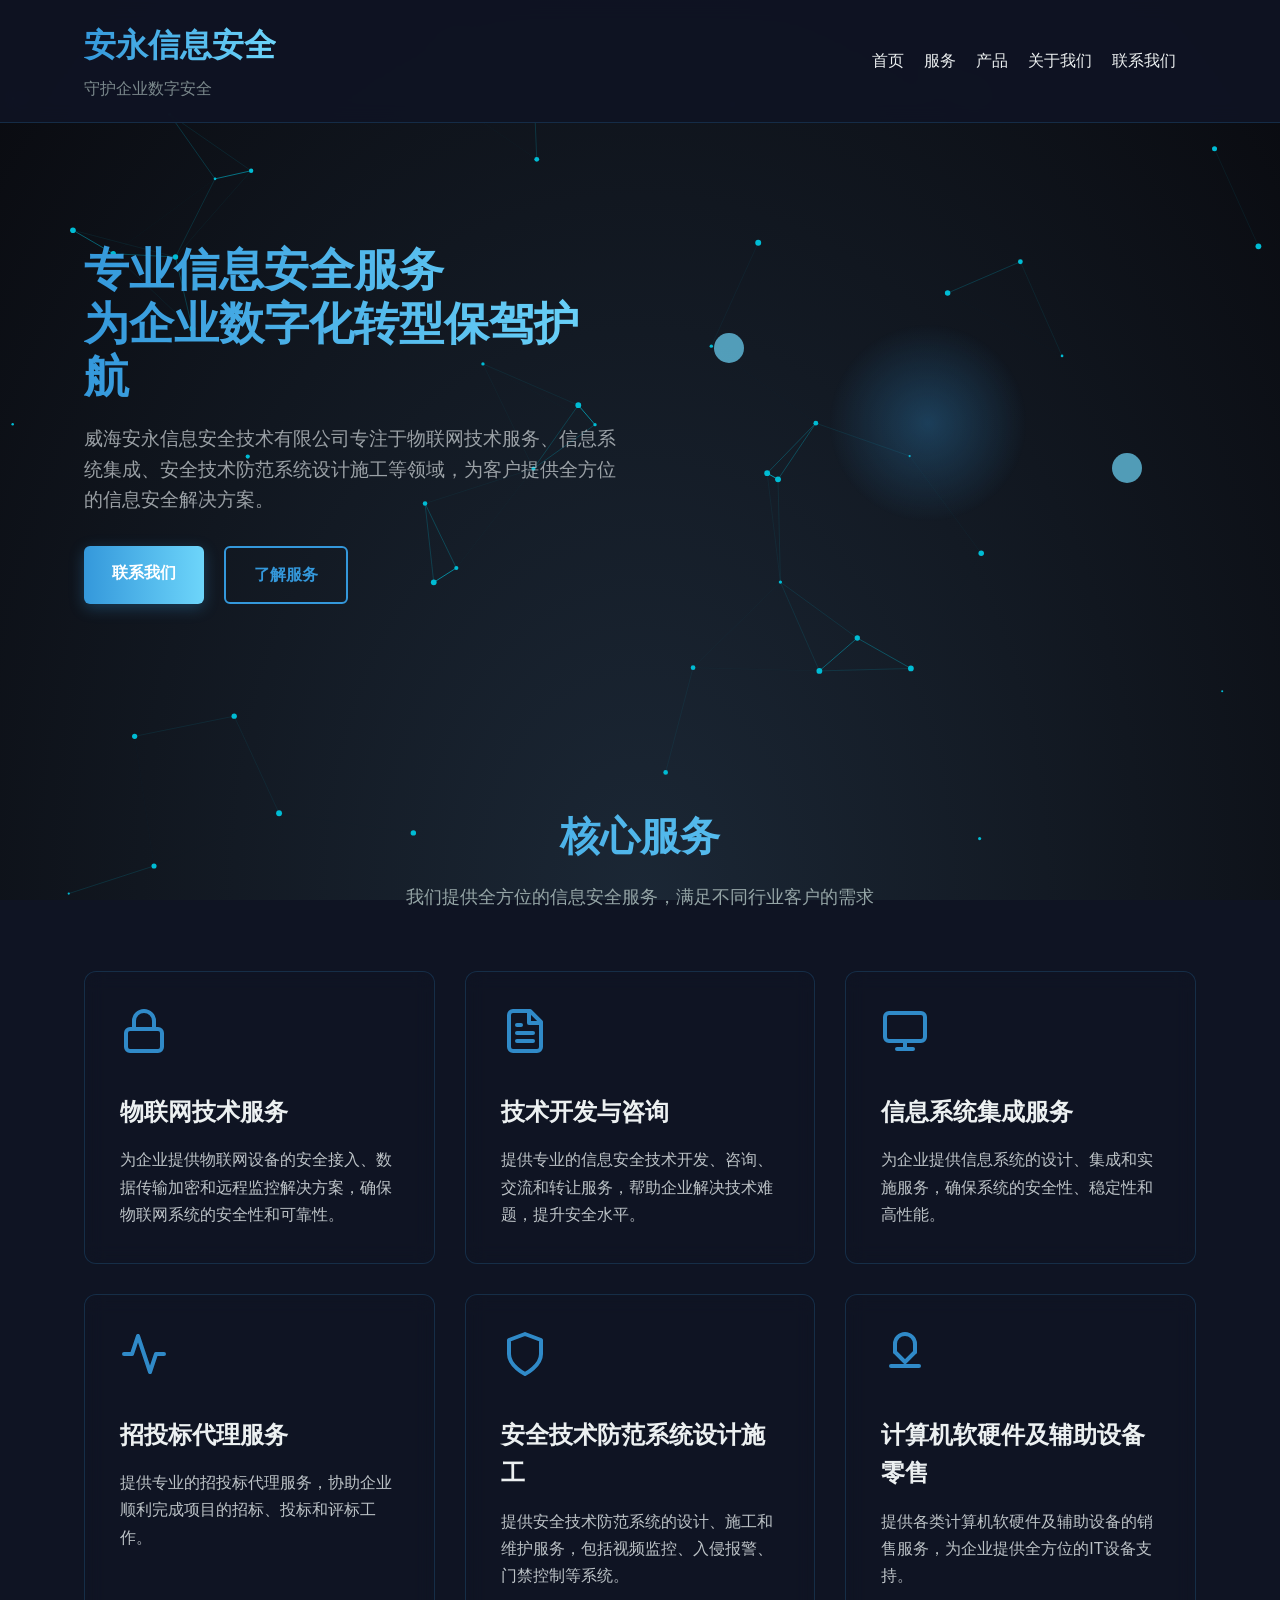
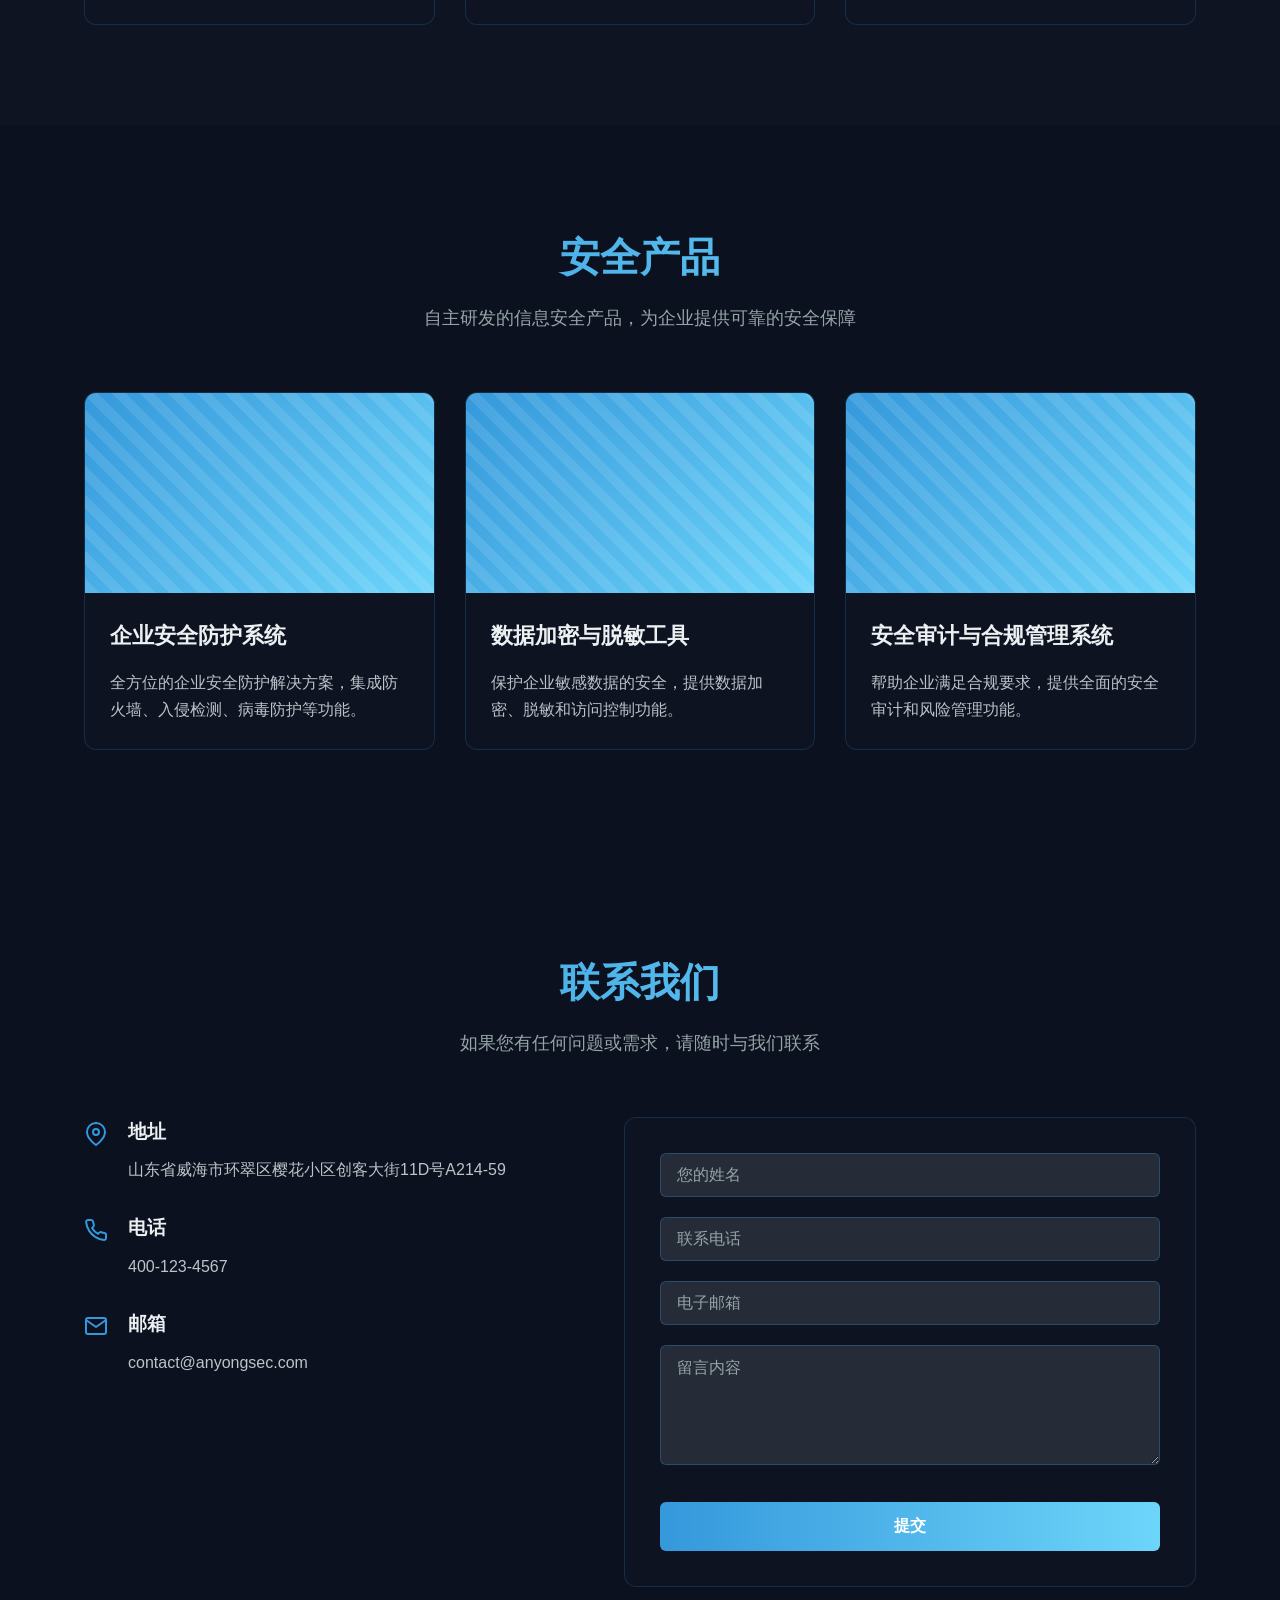
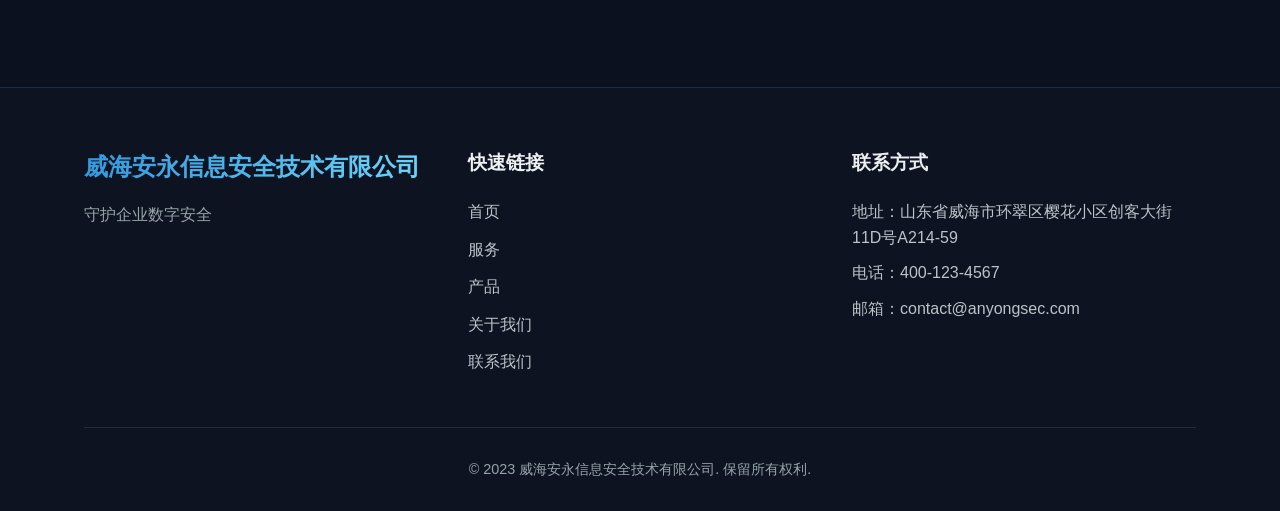
<file: website/index.html>
<!DOCTYPE html>
<html lang="zh-CN">
<head>
    <meta charset="UTF-8">
    <meta name="viewport" content="width=device-width, initial-scale=1.0">
    <title>威海安永信息安全技术有限公司 - 专业信息安全解决方案提供商</title>
    <link rel="stylesheet" href="styles.css">
</head>
<body>
    <!-- 粒子背景容器 -->
    <div id="particles-js"></div>
    
    <header>
        <div class="container">
            <div class="header-content">
                <div class="logo">
                    <h1>安永信息安全</h1>
                    <p>守护企业数字安全</p>
                </div>
                <nav>
                    <ul>
                        <li><a href="#home">首页</a></li>
                        <li><a href="#services">服务</a></li>
                        <li><a href="#products">产品</a></li>
                        <li><a href="#about">关于我们</a></li>
                        <li><a href="#contact">联系我们</a></li>
                    </ul>
                </nav>
            </div>
        </div>
    </header>

    <section id="home" class="hero">
        <div class="container">
            <div class="hero-content">
                <div class="hero-text">
                    <h2><span class="highlight">专业信息安全服务</span><br>为企业数字化转型保驾护航</h2>
                    <p>威海安永信息安全技术有限公司专注于物联网技术服务、信息系统集成、安全技术防范系统设计施工等领域，为客户提供全方位的信息安全解决方案。</p>
                    <div class="cta-buttons">
                        <a href="#contact" class="btn-primary">联系我们</a>
                        <a href="#services" class="btn-secondary">了解服务</a>
                    </div>
                </div>
                <div class="hero-image">
                    <div class="tech-animation">
                        <div class="security-shield"></div>
                        <div class="data-flow"></div>
                    </div>
                </div>
            </div>
        </div>
    </section>

    <section id="services" class="services-section">
        <div class="container">
            <div class="section-header">
                <h2>核心服务</h2>
                <p>我们提供全方位的信息安全服务，满足不同行业客户的需求</p>
            </div>
            <div class="services-grid">
                <div class="service-card">
                    <div class="service-icon">
                        <svg xmlns="http://www.w3.org/2000/svg" width="48" height="48" viewBox="0 0 24 24" fill="none" stroke="currentColor" stroke-width="2" stroke-linecap="round" stroke-linejoin="round"><rect x="3" y="11" width="18" height="11" rx="2" ry="2"></rect><path d="M7 11V7a5 5 0 0 1 10 0v4"></path></svg>
                    </div>
                    <h3>物联网技术服务</h3>
                    <p>为企业提供物联网设备的安全接入、数据传输加密和远程监控解决方案，确保物联网系统的安全性和可靠性。</p>
                </div>
                <div class="service-card">
                    <div class="service-icon">
                        <svg xmlns="http://www.w3.org/2000/svg" width="48" height="48" viewBox="0 0 24 24" fill="none" stroke="currentColor" stroke-width="2" stroke-linecap="round" stroke-linejoin="round"><path d="M14.5 2H6a2 2 0 0 0-2 2v16a2 2 0 0 0 2 2h12a2 2 0 0 0 2-2V7.5L14.5 2z"></path><polyline points="14 2 14 8 20 8"></polyline><line x1="16" y1="13" x2="8" y2="13"></line><line x1="16" y1="17" x2="8" y2="17"></line><polyline points="10 9 9 9 8 9"></polyline></svg>
                    </div>
                    <h3>技术开发与咨询</h3>
                    <p>提供专业的信息安全技术开发、咨询、交流和转让服务，帮助企业解决技术难题，提升安全水平。</p>
                </div>
                <div class="service-card">
                    <div class="service-icon">
                        <svg xmlns="http://www.w3.org/2000/svg" width="48" height="48" viewBox="0 0 24 24" fill="none" stroke="currentColor" stroke-width="2" stroke-linecap="round" stroke-linejoin="round"><rect x="2" y="3" width="20" height="14" rx="2" ry="2"></rect><line x1="8" y1="21" x2="16" y2="21"></line><line x1="12" y1="17" x2="12" y2="21"></line></svg>
                    </div>
                    <h3>信息系统集成服务</h3>
                    <p>为企业提供信息系统的设计、集成和实施服务，确保系统的安全性、稳定性和高性能。</p>
                </div>
                <div class="service-card">
                    <div class="service-icon">
                        <svg xmlns="http://www.w3.org/2000/svg" width="48" height="48" viewBox="0 0 24 24" fill="none" stroke="currentColor" stroke-width="2" stroke-linecap="round" stroke-linejoin="round"><path d="M22 12h-4l-3 9L9 3l-3 9H2"></path></svg>
                    </div>
                    <h3>招投标代理服务</h3>
                    <p>提供专业的招投标代理服务，协助企业顺利完成项目的招标、投标和评标工作。</p>
                </div>
                <div class="service-card">
                    <div class="service-icon">
                        <svg xmlns="http://www.w3.org/2000/svg" width="48" height="48" viewBox="0 0 24 24" fill="none" stroke="currentColor" stroke-width="2" stroke-linecap="round" stroke-linejoin="round"><path d="M12 22s8-4 8-10V5l-8-3-8 3v7c0 6 8 10 8 10z"></path></svg>
                    </div>
                    <h3>安全技术防范系统设计施工</h3>
                    <p>提供安全技术防范系统的设计、施工和维护服务，包括视频监控、入侵报警、门禁控制等系统。</p>
                </div>
                <div class="service-card">
                    <div class="service-icon">
                        <svg xmlns="http://www.w3.org/2000/svg" width="48" height="48" viewBox="0 0 24 24" fill="none" stroke="currentColor" stroke-width="2" stroke-linecap="round" stroke-linejoin="round"><path d="M17 11V7a5 5 0 0 0-10 0v4"></path><path d="M19 18H5"></path><polyline points="17 11 12 16 7 11"></polyline></svg>
                    </div>
                    <h3>计算机软硬件及辅助设备零售</h3>
                    <p>提供各类计算机软硬件及辅助设备的销售服务，为企业提供全方位的IT设备支持。</p>
                </div>
            </div>
        </div>
    </section>

    <section id="products" class="products-section">
        <div class="container">
            <div class="section-header">
                <h2>安全产品</h2>
                <p>自主研发的信息安全产品，为企业提供可靠的安全保障</p>
            </div>
            <div class="products-slider">
                <div class="product-item">
                    <div class="product-image"></div>
                    <div class="product-info">
                        <h3>企业安全防护系统</h3>
                        <p>全方位的企业安全防护解决方案，集成防火墙、入侵检测、病毒防护等功能。</p>
                    </div>
                </div>
                <div class="product-item">
                    <div class="product-image"></div>
                    <div class="product-info">
                        <h3>数据加密与脱敏工具</h3>
                        <p>保护企业敏感数据的安全，提供数据加密、脱敏和访问控制功能。</p>
                    </div>
                </div>
                <div class="product-item">
                    <div class="product-image"></div>
                    <div class="product-info">
                        <h3>安全审计与合规管理系统</h3>
                        <p>帮助企业满足合规要求，提供全面的安全审计和风险管理功能。</p>
                    </div>
                </div>
            </div>
        </div>
    </section>

    <section id="about" class="about-section">
        <div class="container">
            <div class="about-content">
                <div class="about-text">
                    <div class="section-header">
                        <h2>关于我们</h2>
                    </div>
                    <p>威海安永信息安全技术有限公司成立于2023年08月07日，注册地位于山东省威海市环翠区樱花小区创客大街11D号A214-59，法定代表人为祝星禾。</p>
                    <p>我们专注于为企业提供全方位的信息安全解决方案，帮助企业应对日益复杂的网络安全威胁。公司拥有一支专业的技术团队，具备丰富的行业经验和深厚的技术积累。</p>
                    <p>我们的使命是通过技术创新和优质服务，为客户创造安全、可靠的数字化环境，助力企业数字化转型和可持续发展。</p>
                </div>
                <div class="about-image">
                    <div class="company-building"></div>
                </div>
            </div>
        </div>
    </section>

    <section id="contact" class="contact-section">
        <div class="container">
            <div class="section-header">
                <h2>联系我们</h2>
                <p>如果您有任何问题或需求，请随时与我们联系</p>
            </div>
            <div class="contact-content">
                <div class="contact-info">
                    <div class="contact-item">
                        <svg xmlns="http://www.w3.org/2000/svg" width="24" height="24" viewBox="0 0 24 24" fill="none" stroke="currentColor" stroke-width="2" stroke-linecap="round" stroke-linejoin="round"><path d="M21 10c0 7-9 13-9 13s-9-6-9-13a9 9 0 0 1 18 0z"></path><circle cx="12" cy="10" r="3"></circle></svg>
                        <div>
                            <h4>地址</h4>
                            <p>山东省威海市环翠区樱花小区创客大街11D号A214-59</p>
                        </div>
                    </div>
                    <div class="contact-item">
                        <svg xmlns="http://www.w3.org/2000/svg" width="24" height="24" viewBox="0 0 24 24" fill="none" stroke="currentColor" stroke-width="2" stroke-linecap="round" stroke-linejoin="round"><path d="M22 16.92v3a2 2 0 0 1-2.18 2 19.79 19.79 0 0 1-8.63-3.07 19.5 19.5 0 0 1-6-6 19.79 19.79 0 0 1-3.07-8.67A2 2 0 0 1 4.11 2h3a2 2 0 0 1 2 1.72 12.84 12.84 0 0 0 .7 2.81 2 2 0 0 1-.45 2.11L8.09 9.91a16 16 0 0 0 6 6l1.27-1.27a2 2 0 0 1 2.11-.45 12.84 12.84 0 0 0 2.81.7A2 2 0 0 1 22 16.92z"></path></svg>
                        <div>
                            <h4>电话</h4>
                            <p>400-123-4567</p>
                        </div>
                    </div>
                    <div class="contact-item">
                        <svg xmlns="http://www.w3.org/2000/svg" width="24" height="24" viewBox="0 0 24 24" fill="none" stroke="currentColor" stroke-width="2" stroke-linecap="round" stroke-linejoin="round"><path d="M4 4h16c1.1 0 2 .9 2 2v12c0 1.1-.9 2-2 2H4c-1.1 0-2-.9-2-2V6c0-1.1.9-2 2-2z"></path><polyline points="22,6 12,13 2,6"></polyline></svg>
                        <div>
                            <h4>邮箱</h4>
                            <p>contact@anyongsec.com</p>
                        </div>
                    </div>
                </div>
                <div class="contact-form">
                    <form>
                        <div class="form-group">
                            <input type="text" placeholder="您的姓名">
                        </div>
                        <div class="form-group">
                            <input type="tel" placeholder="联系电话">
                        </div>
                        <div class="form-group">
                            <input type="email" placeholder="电子邮箱">
                        </div>
                        <div class="form-group">
                            <textarea placeholder="留言内容"></textarea>
                        </div>
                        <button type="submit" class="btn-submit">提交</button>
                    </form>
                </div>
            </div>
        </div>
    </section>

    <footer>
        <div class="container">
            <div class="footer-content">
                <div class="footer-info">
                    <h3>威海安永信息安全技术有限公司</h3>
                    <p>守护企业数字安全</p>
                </div>
                <div class="footer-links">
                    <h4>快速链接</h4>
                    <ul>
                        <li><a href="#home">首页</a></li>
                        <li><a href="#services">服务</a></li>
                        <li><a href="#products">产品</a></li>
                        <li><a href="#about">关于我们</a></li>
                        <li><a href="#contact">联系我们</a></li>
                    </ul>
                </div>
                <div class="footer-contact">
                    <h4>联系方式</h4>
                    <p>地址：山东省威海市环翠区樱花小区创客大街11D号A214-59</p>
                    <p>电话：400-123-4567</p>
                    <p>邮箱：contact@anyongsec.com</p>
                </div>
            </div>
            <div class="footer-bottom">
                <p>&copy; 2023 威海安永信息安全技术有限公司. 保留所有权利.</p>
            </div>
        </div>
    </footer>

    <!-- 交互功能JS -->
    <script src="script.js"></script>
</body>
</html>
</file>
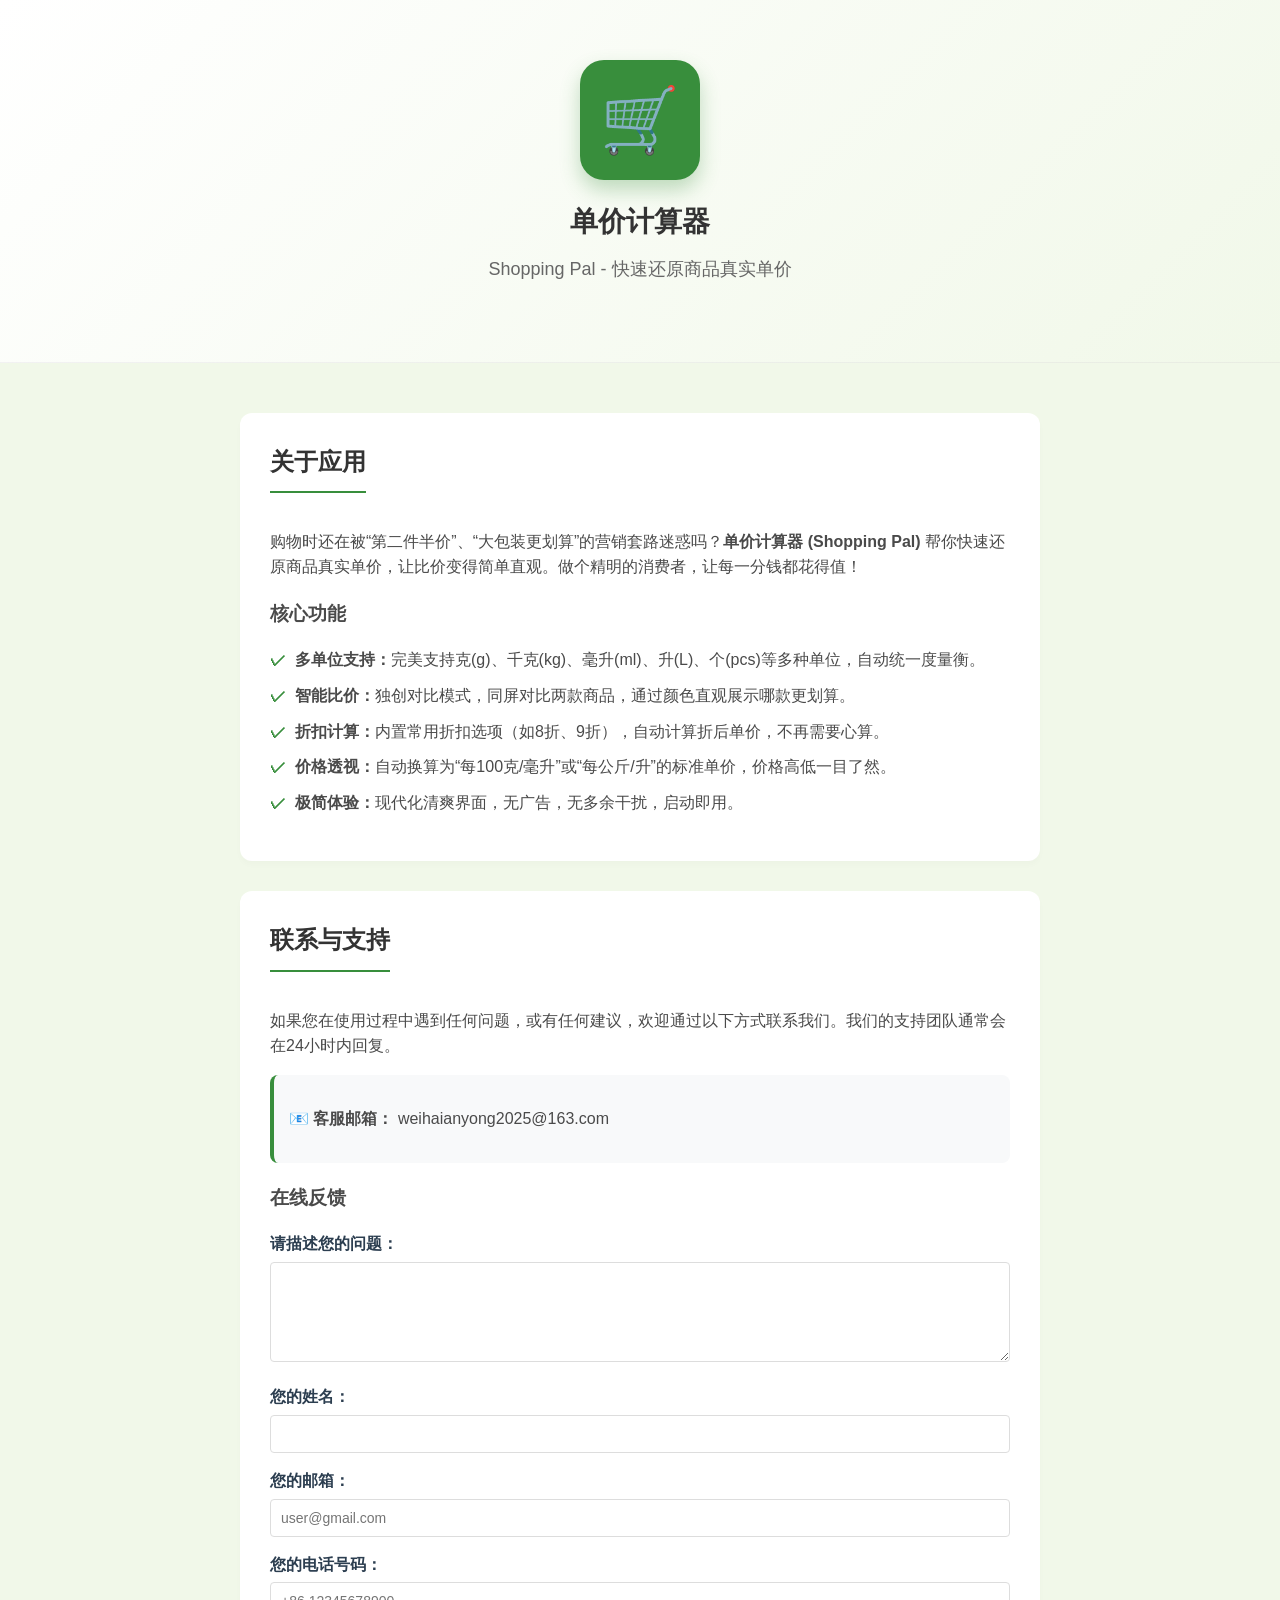
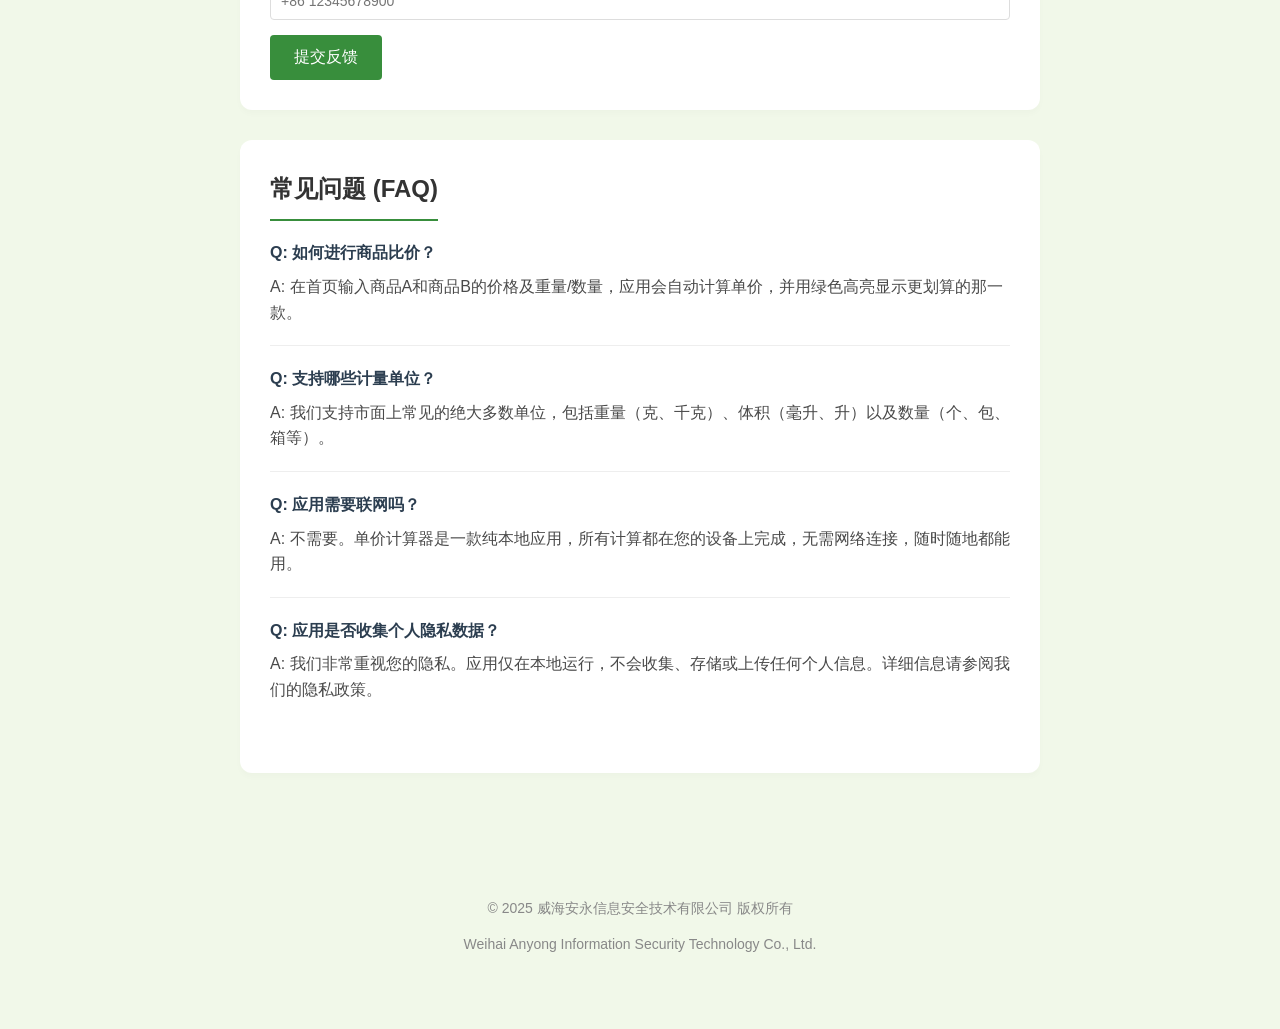
<file: website/calc/index.html>
<!DOCTYPE html>
<html lang="zh-CN">

<head>
    <meta charset="UTF-8">
    <meta name="viewport" content="width=device-width, initial-scale=1.0">
    <meta name="description" content="单价计算器 (Shopping Pal) - 购物比价神器 - 官方支持页面。提供应用介绍、使用帮助、常见问题解答及联系方式。">
    <meta name="keywords" content="单价计算器, Shopping Pal, 比价, 购物, 折扣计算, 超市, 省钱, iOS应用, 支持">
    <title>单价计算器 - 应用支持</title>
    <style>
        :root {
            --primary-color: #388E3C;
            /* Shopping Green */
            --secondary-color: #C8E6C9;
            /* Light Green */
            --text-color: #4A4A4A;
            --bg-color: #F1F8E9;
            --white: #ffffff;
        }

        body {
            font-family: -apple-system, BlinkMacSystemFont, "Segoe UI", Roboto, Helvetica, Arial, sans-serif;
            line-height: 1.6;
            color: var(--text-color);
            background-color: var(--bg-color);
            margin: 0;
            padding: 0;
        }

        .container {
            max-width: 800px;
            margin: 0 auto;
            padding: 20px;
        }

        header {
            text-align: center;
            padding: 40px 0;
            background: linear-gradient(135deg, #fff 0%, #f1f8e9 100%);
            border-bottom: 1px solid rgba(0, 0, 0, 0.05);
        }

        .app-icon {
            width: 120px;
            height: 120px;
            background-color: var(--primary-color);
            border-radius: 24px;
            margin: 0 auto 20px;
            display: flex;
            align-items: center;
            justify-content: center;
            color: white;
            font-size: 64px;
            box-shadow: 0 10px 20px rgba(56, 142, 60, 0.3);
        }

        h1 {
            margin: 0;
            font-size: 28px;
            color: #333;
        }

        .subtitle {
            color: #666;
            margin-top: 10px;
            font-size: 18px;
        }

        section {
            background: var(--white);
            border-radius: 12px;
            padding: 30px;
            margin: 30px 0;
            box-shadow: 0 4px 6px rgba(0, 0, 0, 0.02);
        }

        h2 {
            color: #333;
            border-bottom: 2px solid var(--primary-color);
            padding-bottom: 10px;
            margin-top: 0;
            display: inline-block;
        }

        .feature-list {
            list-style: none;
            padding: 0;
        }
        
        .feature-list li {
            margin-bottom: 10px;
            padding-left: 25px;
            position: relative;
        }
        
        .feature-list li:before {
            content: "✓";
            color: var(--primary-color);
            position: absolute;
            left: 0;
            font-weight: bold;
        }

        .contact-info {
            background-color: #f8f9fa;
            padding: 15px;
            border-radius: 8px;
            border-left: 4px solid var(--primary-color);
        }

        .feedback-form {
            margin-top: 20px;
        }

        .form-group {
            margin-bottom: 15px;
        }

        .form-group label {
            display: block;
            margin-bottom: 5px;
            font-weight: bold;
            color: #2c3e50;
        }

        .form-group input,
        .form-group textarea {
            width: 100%;
            padding: 10px;
            border: 1px solid #ddd;
            border-radius: 4px;
            box-sizing: border-box;
            font-size: 14px;
        }

        .form-group textarea {
            height: 100px;
            resize: vertical;
        }


        .submit-btn {
            background-color: var(--primary-color);
            color: white;
            border: none;
            padding: 12px 24px;
            border-radius: 4px;
            font-size: 16px;
            cursor: pointer;
            transition: background-color 0.2s;
        }

        .submit-btn:hover {
            opacity: 0.9;
        }

        .faq-item {
            margin-bottom: 20px;
            border-bottom: 1px solid #eee;
            padding-bottom: 20px;
        }

        .faq-item:last-child {
            border-bottom: none;
        }

        .question {
            font-weight: bold;
            color: #2c3e50;
            margin-bottom: 8px;
        }

        footer {
            text-align: center;
            padding: 40px 0;
            color: #888;
            font-size: 14px;
        }

        @media (max-width: 600px) {
            .container {
                padding: 15px;
            }

            section {
                padding: 20px;
            }
        }
    </style>
</head>

<body>

    <header>
        <div class="container">
            <div class="app-icon">
                <span>🛒</span>
            </div>
            <h1>单价计算器</h1>
            <p class="subtitle">Shopping Pal - 快速还原商品真实单价</p>
        </div>
    </header>

    <div class="container">
        <section id="about">
            <h2>关于应用</h2>
            <p>购物时还在被“第二件半价”、“大包装更划算”的营销套路迷惑吗？<strong>单价计算器 (Shopping Pal)</strong> 帮你快速还原商品真实单价，让比价变得简单直观。做个精明的消费者，让每一分钱都花得值！</p>
            
            <h3>核心功能</h3>
            <ul class="feature-list">
                <li><strong>多单位支持：</strong>完美支持克(g)、千克(kg)、毫升(ml)、升(L)、个(pcs)等多种单位，自动统一度量衡。</li>
                <li><strong>智能比价：</strong>独创对比模式，同屏对比两款商品，通过颜色直观展示哪款更划算。</li>
                <li><strong>折扣计算：</strong>内置常用折扣选项（如8折、9折），自动计算折后单价，不再需要心算。</li>
                <li><strong>价格透视：</strong>自动换算为“每100克/毫升”或“每公斤/升”的标准单价，价格高低一目了然。</li>
                <li><strong>极简体验：</strong>现代化清爽界面，无广告，无多余干扰，启动即用。</li>
            </ul>
        </section>

        <section id="contact">
            <h2>联系与支持</h2>
            <p>如果您在使用过程中遇到任何问题，或有任何建议，欢迎通过以下方式联系我们。我们的支持团队通常会在24小时内回复。</p>
            <div class="contact-info">
                <p><strong>📧 客服邮箱：</strong> weihaianyong2025@163.com</p>
            </div>

            <div class="feedback-form">
                <h3>在线反馈</h3>
                <form id="feedbackForm" action="mailto:weihaianyong2025@163.com" method="post" enctype="text/plain">
                    <div class="form-group">
                        <label for="problem">请描述您的问题：</label>
                        <textarea id="problem" name="problem" required></textarea>
                    </div>
                    <div class="form-group">
                        <label for="name">您的姓名：</label>
                        <input type="text" id="name" name="name">
                    </div>
                    <div class="form-group">
                        <label for="email">您的邮箱：</label>
                        <input type="email" id="email" name="email" placeholder="user@gmail.com" required>
                    </div>
                    <div class="form-group">
                        <label for="phone">您的电话号码：</label>
                        <input type="tel" id="phone" name="phone" placeholder="+86 12345678900">
                    </div>

                    <button type="submit" class="submit-btn">提交反馈</button>
                </form>
                
                <script>
                    document.getElementById('feedbackForm').addEventListener('submit', function(e) {
                        setTimeout(function() {
                            alert('反馈成功！感谢您的意见。');
                            document.getElementById('feedbackForm').reset();
                        }, 500);
                    });
                </script>
            </div>
        </section>

        <section id="faq">
            <h2>常见问题 (FAQ)</h2>

            <div class="faq-item">
                <div class="question">Q: 如何进行商品比价？</div>
                <div class="answer">A: 在首页输入商品A和商品B的价格及重量/数量，应用会自动计算单价，并用绿色高亮显示更划算的那一款。</div>
            </div>

            <div class="faq-item">
                <div class="question">Q: 支持哪些计量单位？</div>
                <div class="answer">A: 我们支持市面上常见的绝大多数单位，包括重量（克、千克）、体积（毫升、升）以及数量（个、包、箱等）。</div>
            </div>

            <div class="faq-item">
                <div class="question">Q: 应用需要联网吗？</div>
                <div class="answer">A: 不需要。单价计算器是一款纯本地应用，所有计算都在您的设备上完成，无需网络连接，随时随地都能用。</div>
            </div>

            <div class="faq-item">
                <div class="question">Q: 应用是否收集个人隐私数据？</div>
                <div class="answer">A: 我们非常重视您的隐私。应用仅在本地运行，不会收集、存储或上传任何个人信息。详细信息请参阅我们的隐私政策。</div>
            </div>
        </section>
    </div>

    <footer>
        <div class="container">
            <p>&copy; 2025 威海安永信息安全技术有限公司 版权所有</p>
            <p>Weihai Anyong Information Security Technology Co., Ltd.</p>
        </div>
    </footer>

</body>

</html>
</file>
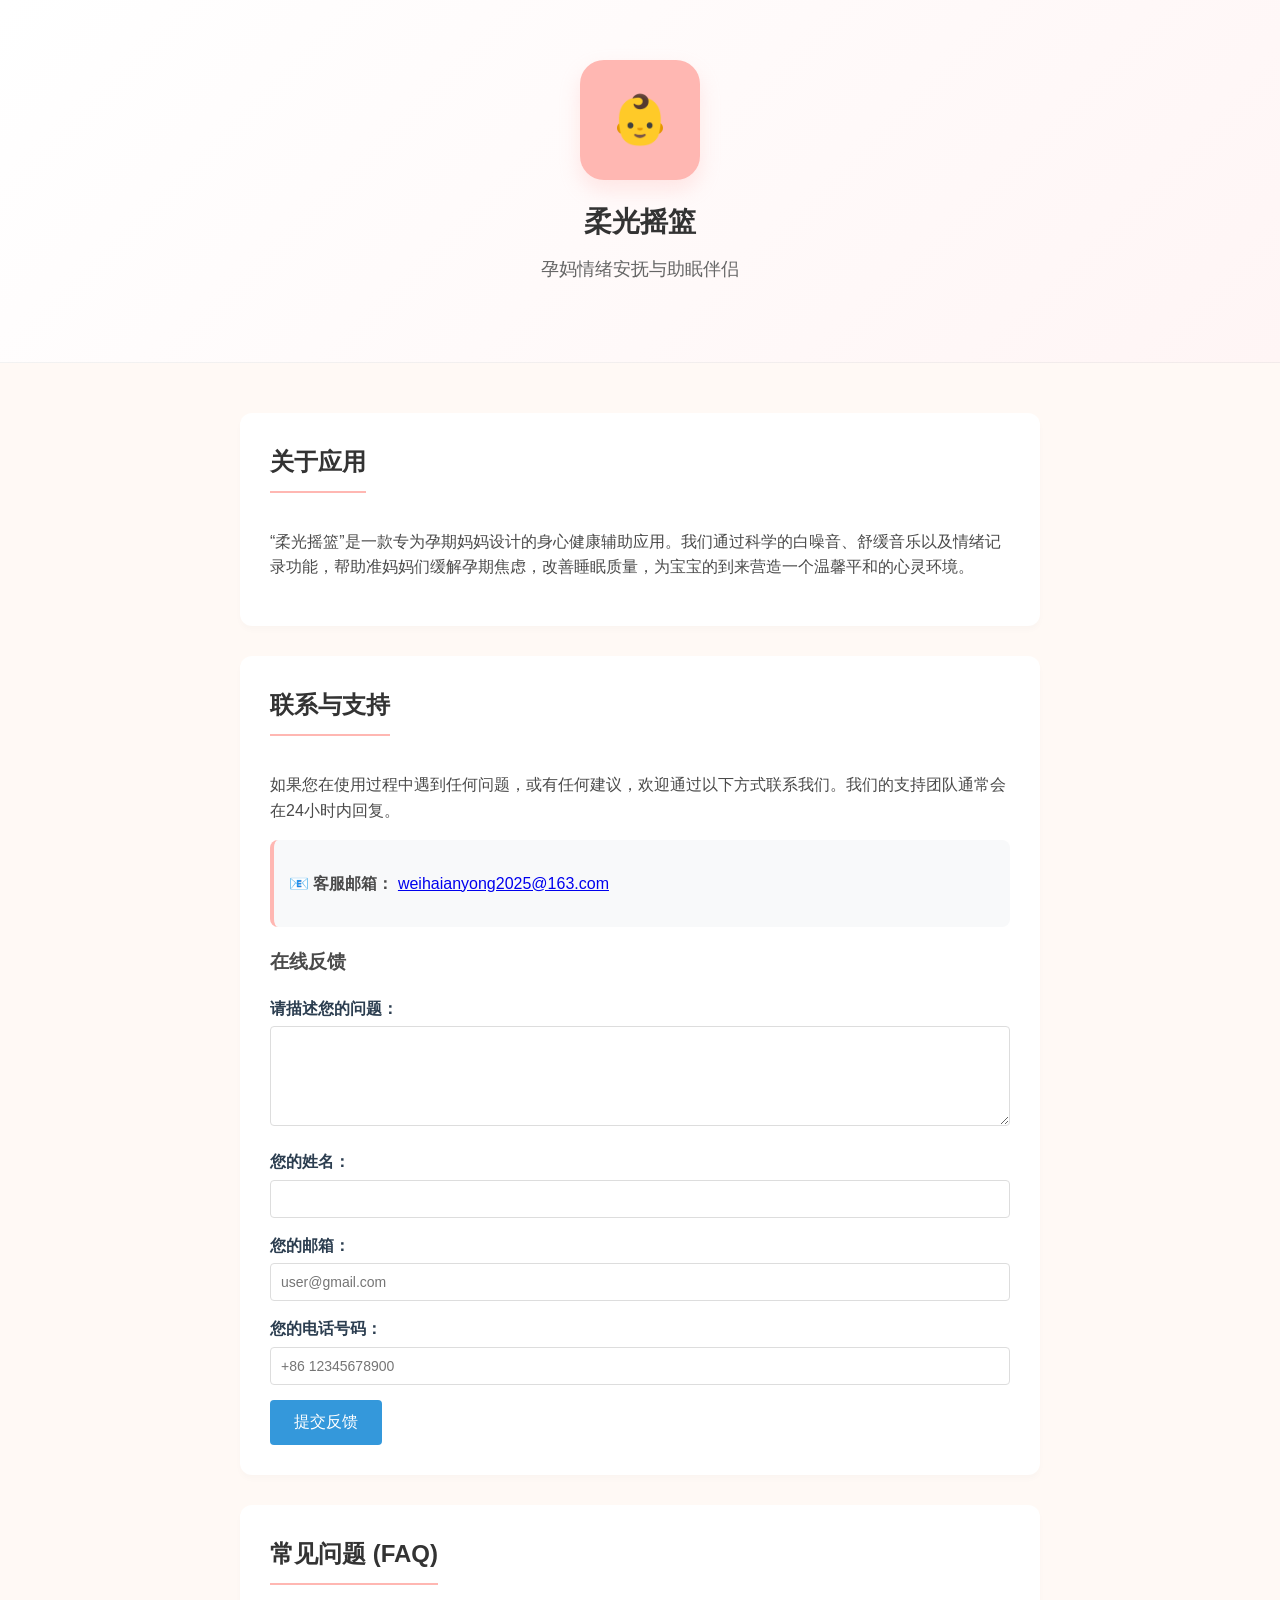
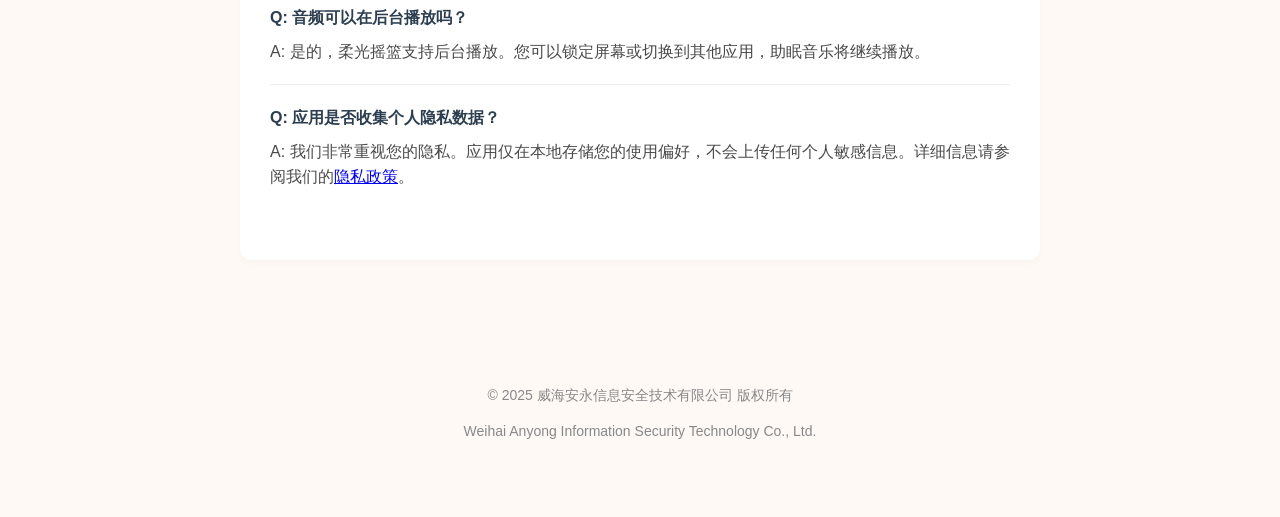
<file: website/moments/index.html>
<!DOCTYPE html>
<html lang="zh-CN">

<head>
    <meta charset="UTF-8">
    <meta name="viewport" content="width=device-width, initial-scale=1.0">
    <meta name="description" content="柔光摇篮-孕妈情绪安抚与助眠伴侣 - 官方支持页面。提供应用介绍、使用帮助、常见问题解答及联系方式。">
    <meta name="keywords" content="柔光摇篮, 孕妈, 情绪安抚, 助眠, iOS应用, 支持">
    <title>柔光摇篮 - 应用支持</title>
    <style>
        :root {
            --primary-color: #FFB7B2;
            /* Soft pink */
            --secondary-color: #FFDAC1;
            /* Soft peach */
            --text-color: #4A4A4A;
            --bg-color: #FFF9F5;
            --white: #ffffff;
        }

        body {
            font-family: -apple-system, BlinkMacSystemFont, "Segoe UI", Roboto, Helvetica, Arial, sans-serif;
            line-height: 1.6;
            color: var(--text-color);
            background-color: var(--bg-color);
            margin: 0;
            padding: 0;
        }

        .container {
            max-width: 800px;
            margin: 0 auto;
            padding: 20px;
        }

        header {
            text-align: center;
            padding: 40px 0;
            background: linear-gradient(135deg, #fff 0%, #fff5f5 100%);
            border-bottom: 1px solid rgba(0, 0, 0, 0.05);
        }

        .app-icon {
            width: 120px;
            height: 120px;
            background-color: var(--primary-color);
            border-radius: 24px;
            margin: 0 auto 20px;
            display: flex;
            align-items: center;
            justify-content: center;
            color: white;
            font-size: 48px;
            box-shadow: 0 10px 20px rgba(255, 183, 178, 0.3);
        }

        h1 {
            margin: 0;
            font-size: 28px;
            color: #333;
        }

        .subtitle {
            color: #666;
            margin-top: 10px;
            font-size: 18px;
        }

        section {
            background: var(--white);
            border-radius: 12px;
            padding: 30px;
            margin: 30px 0;
            box-shadow: 0 4px 6px rgba(0, 0, 0, 0.02);
        }

        h2 {
            color: #333;
            border-bottom: 2px solid var(--primary-color);
            padding-bottom: 10px;
            margin-top: 0;
            display: inline-block;
        }

        .contact-info {
            background-color: #f8f9fa;
            padding: 15px;
            border-radius: 8px;
            border-left: 4px solid var(--primary-color);
        }

        .feedback-form {
            margin-top: 20px;
        }

        .form-group {
            margin-bottom: 15px;
        }

        .form-group label {
            display: block;
            margin-bottom: 5px;
            font-weight: bold;
            color: #2c3e50;
        }

        .form-group input,
        .form-group textarea {
            width: 100%;
            padding: 10px;
            border: 1px solid #ddd;
            border-radius: 4px;
            box-sizing: border-box;
            font-size: 14px;
        }

        .form-group textarea {
            height: 100px;
            resize: vertical;
        }


        .submit-btn {
            background-color: #3498db;
            color: white;
            border: none;
            padding: 12px 24px;
            border-radius: 4px;
            font-size: 16px;
            cursor: pointer;
            transition: background-color 0.2s;
        }

        .submit-btn:hover {
            background-color: #2980b9;
        }

        .faq-item {
            margin-bottom: 20px;
            border-bottom: 1px solid #eee;
            padding-bottom: 20px;
        }

        .faq-item:last-child {
            border-bottom: none;
        }

        .question {
            font-weight: bold;
            color: #2c3e50;
            margin-bottom: 8px;
        }

        footer {
            text-align: center;
            padding: 40px 0;
            color: #888;
            font-size: 14px;
        }

        @media (max-width: 600px) {
            .container {
                padding: 15px;
            }

            section {
                padding: 20px;
            }
        }
    </style>
</head>

<body>

    <header>
        <div class="container">
            <div class="app-icon">
                <span>👶</span>
            </div>
            <h1>柔光摇篮</h1>
            <p class="subtitle">孕妈情绪安抚与助眠伴侣</p>
        </div>
    </header>

    <div class="container">
        <section id="about">
            <h2>关于应用</h2>
            <p>“柔光摇篮”是一款专为孕期妈妈设计的身心健康辅助应用。我们通过科学的白噪音、舒缓音乐以及情绪记录功能，帮助准妈妈们缓解孕期焦虑，改善睡眠质量，为宝宝的到来营造一个温馨平和的心灵环境。</p>
        </section>

        <section id="contact">
            <h2>联系与支持</h2>
            <p>如果您在使用过程中遇到任何问题，或有任何建议，欢迎通过以下方式联系我们。我们的支持团队通常会在24小时内回复。</p>
            <div class="contact-info">
                <p><strong>📧 客服邮箱：</strong> <a href="mailto:weihaianyong2025@163.com">weihaianyong2025@163.com</a></p>
            </div>

            <div class="feedback-form">
                <h3>在线反馈</h3>
                <form id="feedbackForm" action="mailto:weihaianyong2025@163.com" method="post" enctype="text/plain">
                    <div class="form-group">
                        <label for="problem">请描述您的问题：</label>
                        <textarea id="problem" name="problem" required></textarea>
                    </div>
                    <div class="form-group">
                        <label for="name">您的姓名：</label>
                        <input type="text" id="name" name="name">
                    </div>
                    <div class="form-group">
                        <label for="email">您的邮箱：</label>
                        <input type="email" id="email" name="email" placeholder="user@gmail.com" required>
                    </div>
                    <div class="form-group">
                        <label for="phone">您的电话号码：</label>
                        <input type="tel" id="phone" name="phone" placeholder="+86 12345678900">
                    </div>

                    <button type="submit" class="submit-btn">提交反馈</button>
                </form>

                <script>
                    document.getElementById('feedbackForm').addEventListener('submit', function(e) {
                        setTimeout(function() {
                            alert('反馈成功！感谢您的意见。');
                            document.getElementById('feedbackForm').reset();
                        }, 500);
                    });
                </script>
            </div>
        </section>

        <section id="faq">
            <h2>常见问题 (FAQ)</h2>

            <div class="faq-item">
                <div class="question">Q: 音频可以在后台播放吗？</div>
                <div class="answer">A: 是的，柔光摇篮支持后台播放。您可以锁定屏幕或切换到其他应用，助眠音乐将继续播放。</div>
            </div>

            <div class="faq-item">
                <div class="question">Q: 应用是否收集个人隐私数据？</div>
                <div class="answer">A: 我们非常重视您的隐私。应用仅在本地存储您的使用偏好，不会上传任何个人敏感信息。详细信息请参阅我们的<a href="/moments/policy">隐私政策</a>。</div>
            </div>
        </section>
    </div>

    <footer>
        <div class="container">
            <p>&copy; 2025 威海安永信息安全技术有限公司 版权所有</p>
            <p>Weihai Anyong Information Security Technology Co., Ltd.</p>
        </div>
    </footer>

</body>

</html>
</file>
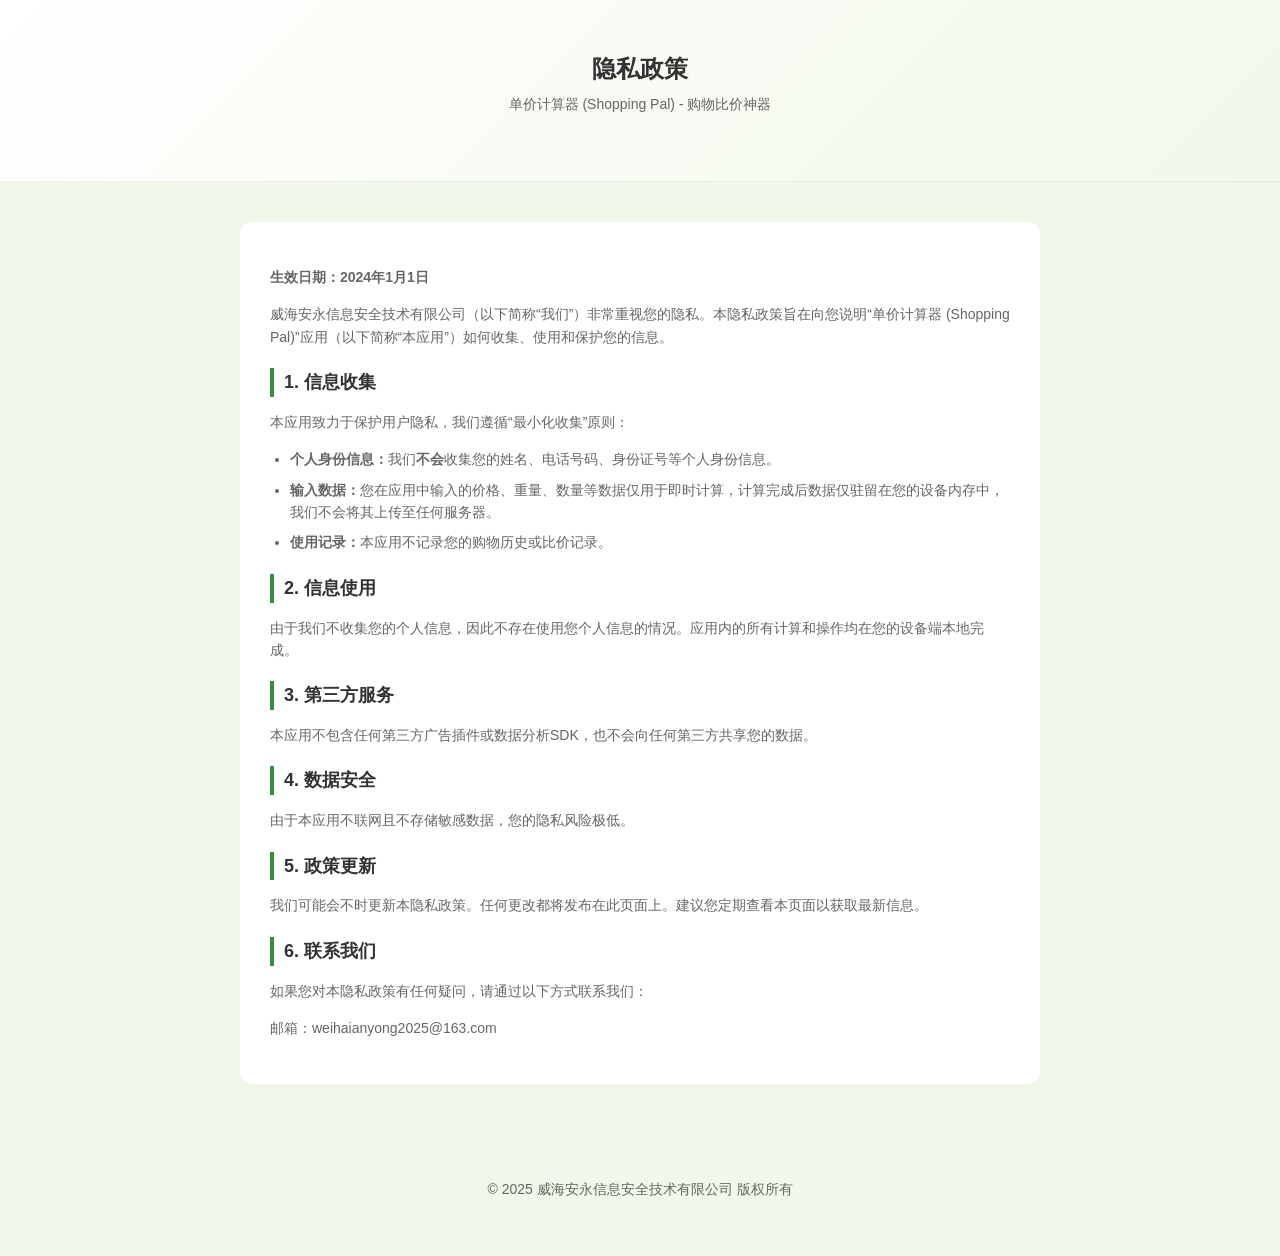
<file: website/calc/policy.html>
<!DOCTYPE html>
<html lang="zh-CN">

<head>
    <meta charset="UTF-8">
    <meta name="viewport" content="width=device-width, initial-scale=1.0">
    <meta name="description" content="单价计算器 (Shopping Pal) - 隐私政策。">
    <title>单价计算器 - 隐私政策</title>
    <style>
        :root {
            --primary-color: #388E3C;
            --text-color: #4A4A4A;
            --bg-color: #F1F8E9;
            --white: #ffffff;
        }

        body {
            font-family: -apple-system, BlinkMacSystemFont, "Segoe UI", Roboto, Helvetica, Arial, sans-serif;
            line-height: 1.6;
            color: var(--text-color);
            background-color: var(--bg-color);
            margin: 0;
            padding: 0;
        }

        .container {
            max-width: 800px;
            margin: 0 auto;
            padding: 20px;
        }

        header {
            text-align: center;
            padding: 30px 0;
            background: linear-gradient(135deg, #fff 0%, #f1f8e9 100%);
            border-bottom: 1px solid rgba(0, 0, 0, 0.05);
        }

        h1 {
            margin: 0;
            font-size: 24px;
            color: #333;
        }

        section {
            background: var(--white);
            border-radius: 12px;
            padding: 30px;
            margin: 20px 0;
            box-shadow: 0 4px 6px rgba(0, 0, 0, 0.02);
        }

        h2 {
            color: #333;
            font-size: 18px;
            margin-top: 20px;
            margin-bottom: 10px;
            border-left: 4px solid var(--primary-color);
            padding-left: 10px;
        }

        p {
            margin-bottom: 15px;
            font-size: 14px;
            color: #666;
        }

        ul {
            padding-left: 20px;
            color: #666;
            font-size: 14px;
        }

        li {
            margin-bottom: 8px;
        }

        footer {
            text-align: center;
            padding: 20px 0;
            color: #888;
            font-size: 12px;
        }
    </style>
</head>

<body>

    <header>
        <div class="container">
            <h1>隐私政策</h1>
            <p style="margin-top: 5px;">单价计算器 (Shopping Pal) - 购物比价神器</p>
        </div>
    </header>

    <div class="container">
        <section>
            <p><strong>生效日期：2024年1月1日</strong></p>
            <p>威海安永信息安全技术有限公司（以下简称“我们”）非常重视您的隐私。本隐私政策旨在向您说明“单价计算器 (Shopping Pal)”应用（以下简称“本应用”）如何收集、使用和保护您的信息。</p>

            <h2>1. 信息收集</h2>
            <p>本应用致力于保护用户隐私，我们遵循“最小化收集”原则：</p>
            <ul>
                <li><strong>个人身份信息：</strong>我们<strong>不会</strong>收集您的姓名、电话号码、身份证号等个人身份信息。</li>
                <li><strong>输入数据：</strong>您在应用中输入的价格、重量、数量等数据仅用于即时计算，计算完成后数据仅驻留在您的设备内存中，我们不会将其上传至任何服务器。</li>
                <li><strong>使用记录：</strong>本应用不记录您的购物历史或比价记录。</li>
            </ul>

            <h2>2. 信息使用</h2>
            <p>由于我们不收集您的个人信息，因此不存在使用您个人信息的情况。应用内的所有计算和操作均在您的设备端本地完成。</p>

            <h2>3. 第三方服务</h2>
            <p>本应用不包含任何第三方广告插件或数据分析SDK，也不会向任何第三方共享您的数据。</p>

            <h2>4. 数据安全</h2>
            <p>由于本应用不联网且不存储敏感数据，您的隐私风险极低。</p>

            <h2>5. 政策更新</h2>
            <p>我们可能会不时更新本隐私政策。任何更改都将发布在此页面上。建议您定期查看本页面以获取最新信息。</p>

            <h2>6. 联系我们</h2>
            <p>如果您对本隐私政策有任何疑问，请通过以下方式联系我们：</p>
            <p>邮箱：weihaianyong2025@163.com<br>
        </section>
    </div>

    <footer>
        <div class="container">
            <p>&copy; 2025 威海安永信息安全技术有限公司 版权所有</p>
        </div>
    </footer>

</body>

</html>
</file>
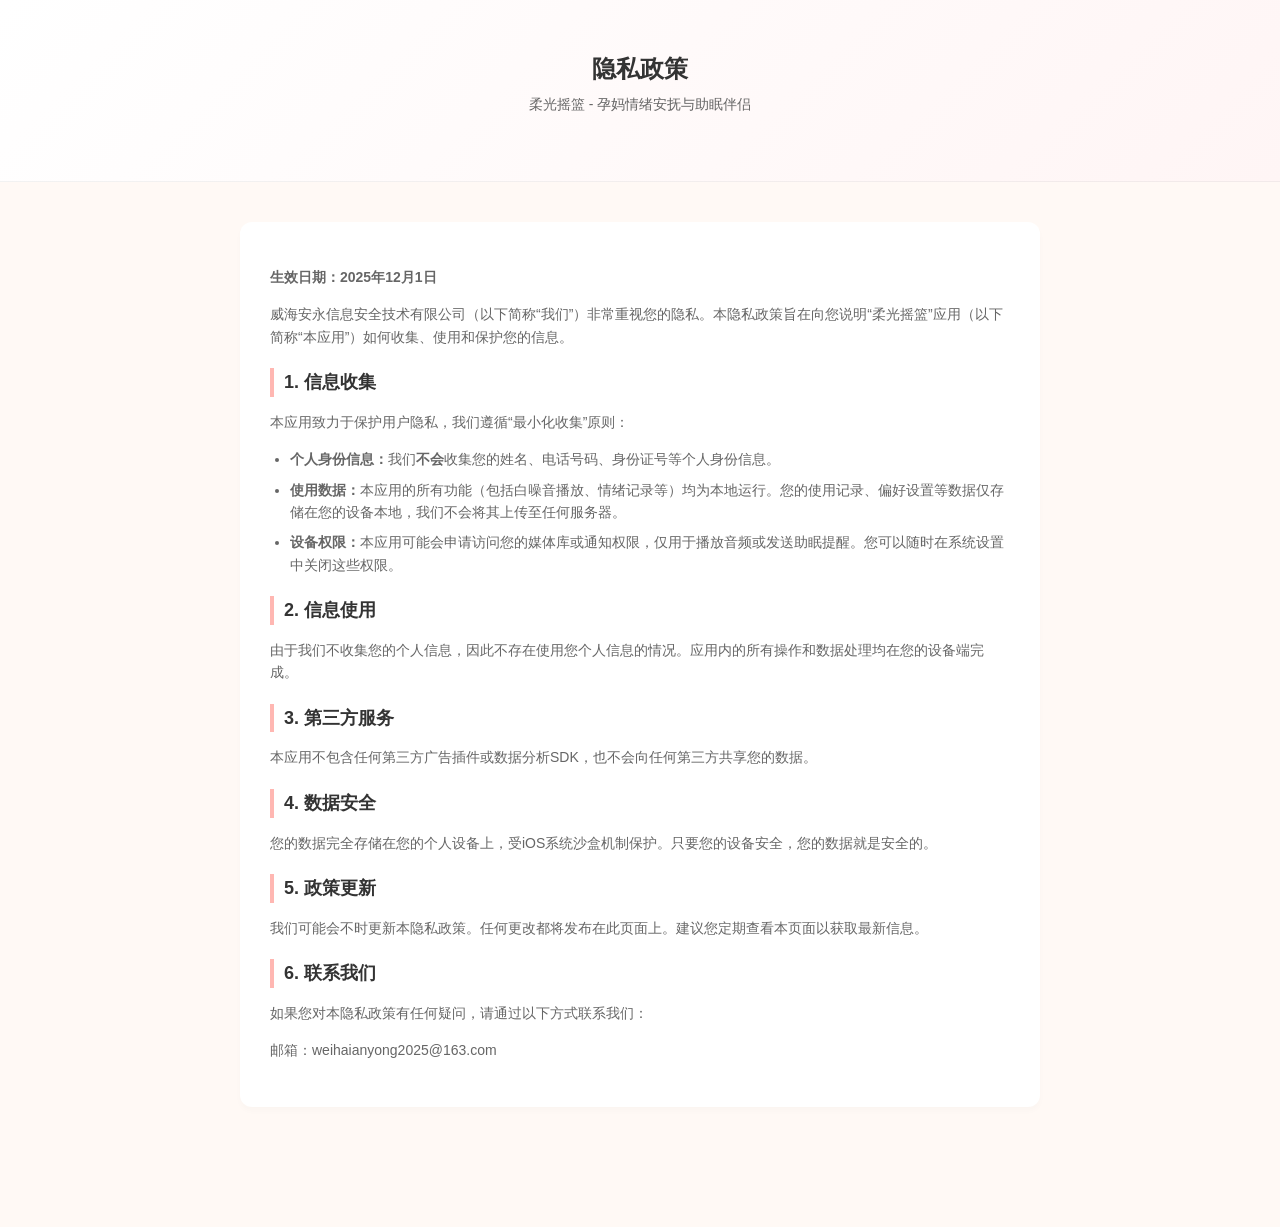
<file: website/moments/policy.html>
<!DOCTYPE html>
<html lang="zh-CN">

<head>
    <meta charset="UTF-8">
    <meta name="viewport" content="width=device-width, initial-scale=1.0">
    <meta name="description" content="柔光摇篮-孕妈情绪安抚与助眠伴侣 - 隐私政策。">
    <title>柔光摇篮 - 隐私政策</title>
    <style>
        :root {
            --primary-color: #FFB7B2;
            --text-color: #4A4A4A;
            --bg-color: #FFF9F5;
            --white: #ffffff;
        }

        body {
            font-family: -apple-system, BlinkMacSystemFont, "Segoe UI", Roboto, Helvetica, Arial, sans-serif;
            line-height: 1.6;
            color: var(--text-color);
            background-color: var(--bg-color);
            margin: 0;
            padding: 0;
        }

        .container {
            max-width: 800px;
            margin: 0 auto;
            padding: 20px;
        }

        header {
            text-align: center;
            padding: 30px 0;
            background: linear-gradient(135deg, #fff 0%, #fff5f5 100%);
            border-bottom: 1px solid rgba(0, 0, 0, 0.05);
        }

        h1 {
            margin: 0;
            font-size: 24px;
            color: #333;
        }

        section {
            background: var(--white);
            border-radius: 12px;
            padding: 30px;
            margin: 20px 0;
            box-shadow: 0 4px 6px rgba(0, 0, 0, 0.02);
        }

        h2 {
            color: #333;
            font-size: 18px;
            margin-top: 20px;
            margin-bottom: 10px;
            border-left: 4px solid var(--primary-color);
            padding-left: 10px;
        }

        p {
            margin-bottom: 15px;
            font-size: 14px;
            color: #666;
        }

        ul {
            padding-left: 20px;
            color: #666;
            font-size: 14px;
        }

        li {
            margin-bottom: 8px;
        }

        footer {
            text-align: center;
            padding: 20px 0;
            color: #888;
            font-size: 12px;
        }
    </style>
</head>

<body>

    <header>
        <div class="container">
            <h1>隐私政策</h1>
            <p style="margin-top: 5px;">柔光摇篮 - 孕妈情绪安抚与助眠伴侣</p>
        </div>
    </header>

    <div class="container">
        <section>
            <p><strong>生效日期：2025年12月1日</strong></p>
            <p>威海安永信息安全技术有限公司（以下简称“我们”）非常重视您的隐私。本隐私政策旨在向您说明“柔光摇篮”应用（以下简称“本应用”）如何收集、使用和保护您的信息。</p>

            <h2>1. 信息收集</h2>
            <p>本应用致力于保护用户隐私，我们遵循“最小化收集”原则：</p>
            <ul>
                <li><strong>个人身份信息：</strong>我们<strong>不会</strong>收集您的姓名、电话号码、身份证号等个人身份信息。</li>
                <li><strong>使用数据：</strong>本应用的所有功能（包括白噪音播放、情绪记录等）均为本地运行。您的使用记录、偏好设置等数据仅存储在您的设备本地，我们不会将其上传至任何服务器。</li>
                <li><strong>设备权限：</strong>本应用可能会申请访问您的媒体库或通知权限，仅用于播放音频或发送助眠提醒。您可以随时在系统设置中关闭这些权限。</li>
            </ul>

            <h2>2. 信息使用</h2>
            <p>由于我们不收集您的个人信息，因此不存在使用您个人信息的情况。应用内的所有操作和数据处理均在您的设备端完成。</p>

            <h2>3. 第三方服务</h2>
            <p>本应用不包含任何第三方广告插件或数据分析SDK，也不会向任何第三方共享您的数据。</p>

            <h2>4. 数据安全</h2>
            <p>您的数据完全存储在您的个人设备上，受iOS系统沙盒机制保护。只要您的设备安全，您的数据就是安全的。</p>

            <h2>5. 政策更新</h2>
            <p>我们可能会不时更新本隐私政策。任何更改都将发布在此页面上。建议您定期查看本页面以获取最新信息。</p>

            <h2>6. 联系我们</h2>
            <p>如果您对本隐私政策有任何疑问，请通过以下方式联系我们：</p>
            <p>邮箱：weihaianyong2025@163.com<br>
        </section>
    </div>

    <footer>
        <div class="container">
        </div>
    </footer>

</body>

</html>
</file>
<file: website/styles.css>
/* 全局样式重置 */
* {
    margin: 0;
    padding: 0;
    box-sizing: border-box;
}

/* 粒子背景 */
#particles-js {
    position: fixed;
    width: 100%;
    height: 100%;
    top: 0;
    left: 0;
    z-index: -1;
    background: radial-gradient(ellipse at bottom, #1b2735 0%, #090a0f 100%);
}

body {
    font-family: 'Segoe UI', Tahoma, Geneva, Verdana, sans-serif;
    line-height: 1.6;
    color: #fff;
    background-color: #0f1423;
    background-image: 
        radial-gradient(circle at 25% 25%, rgba(44, 62, 80, 0.1) 0%, transparent 50%),
        radial-gradient(circle at 75% 75%, rgba(44, 62, 80, 0.1) 0%, transparent 50%);
    background-attachment: fixed;
    overflow-x: hidden;
}

/* 容器样式 */
.container {
    width: 90%;
    max-width: 1200px;
    margin: 0 auto;
    padding: 0 20px;
}

/* 头部样式 */
header {
    background: rgba(15, 20, 35, 0.95);
    backdrop-filter: blur(10px);
    color: white;
    padding: 20px 0;
    position: sticky;
    top: 0;
    z-index: 1000;
    border-bottom: 1px solid rgba(52, 152, 219, 0.2);
}

.header-content {
    display: flex;
    justify-content: space-between;
    align-items: center;
    flex-wrap: wrap;
}

.logo h1 {
    font-size: 2rem;
    margin-bottom: 5px;
    background: linear-gradient(90deg, #3498db, #6dd5fa);
    -webkit-background-clip: text;
    background-clip: text;
    color: transparent;
}

.logo p {
    font-size: 1rem;
    opacity: 0.8;
    margin-bottom: 0;
    color: #95a5a6;
}

nav ul {
    list-style: none;
    display: flex;
    flex-wrap: wrap;
}

/* 导航样式增强 */
nav ul li {
    margin-right: 20px;
    position: relative;
}

nav ul li a {
    color: #ecf0f1;
    text-decoration: none;
    font-weight: 500;
    transition: all 0.3s ease;
    padding: 5px 0;
}

nav ul li a:hover {
    color: #3498db;
}

nav ul li a::after {
    content: '';
    position: absolute;
    width: 0;
    height: 2px;
    bottom: 0;
    left: 0;
    background-color: #3498db;
    transition: width 0.3s ease;
}

nav ul li a:hover::after {
    width: 100%;
}

/* 英雄区域样式更新 */
.hero {
    padding: 120px 0 100px;
    position: relative;
    overflow: hidden;
    background: none;
}

.hero-content {
    display: flex;
    justify-content: space-between;
    align-items: center;
    flex-wrap: wrap;
    gap: 40px;
}

.hero-text {
    flex: 1;
    min-width: 300px;
}

.hero-text h2 {
    font-size: 2.8rem;
    margin-bottom: 20px;
    line-height: 1.2;
    background: linear-gradient(90deg, #3498db, #6dd5fa);
    -webkit-background-clip: text;
    background-clip: text;
    color: transparent;
}

.hero-text p {
    font-size: 1.2rem;
    max-width: 600px;
    margin-bottom: 30px;
    opacity: 0.8;
    color: #bdc3c7;
}

.hero-image {
    flex: 1;
    min-width: 300px;
    position: relative;
    height: 300px;
}

/* 技术动画元素 */
.tech-animation {
    position: relative;
    width: 100%;
    height: 100%;
}

.security-shield {
    position: absolute;
    width: 200px;
    height: 200px;
    border-radius: 50%;
    background: radial-gradient(circle, rgba(52, 152, 219, 0.3) 0%, rgba(52, 152, 219, 0) 70%);
    top: 50%;
    left: 50%;
    transform: translate(-50%, -50%);
    animation: pulse 4s infinite;
}

.data-flow {
    position: absolute;
    width: 100%;
    height: 100%;
}

.data-flow::before,
.data-flow::after {
    content: '';
    position: absolute;
    width: 30px;
    height: 30px;
    border-radius: 50%;
    background: rgba(109, 213, 250, 0.7);
    animation: flow 8s infinite linear;
}

.data-flow::before {
    top: 20%;
    left: 10%;
    animation-delay: 0s;
}

.data-flow::after {
    top: 60%;
    right: 10%;
    animation-delay: 4s;
}

@keyframes pulse {
    0% {
        transform: translate(-50%, -50%) scale(0.8);
        opacity: 0.3;
    }
    50% {
        transform: translate(-50%, -50%) scale(1.2);
        opacity: 0.6;
    }
    100% {
        transform: translate(-50%, -50%) scale(0.8);
        opacity: 0.3;
    }
}

@keyframes flow {
    0% {
        transform: translate(0, 0);
        opacity: 0;
    }
    10% {
        opacity: 0.8;
    }
    90% {
        opacity: 0.8;
    }
    100% {
        transform: translate(300px, 0);
        opacity: 0;
    }
}

.cta-buttons {
    display: flex;
    gap: 20px;
    flex-wrap: wrap;
    justify-content: flex-start;
}

.btn-primary,
.btn-secondary,
.btn-submit {
    display: inline-block;
    padding: 14px 28px;
    text-decoration: none;
    border-radius: 6px;
    font-weight: 600;
    transition: all 0.3s ease;
    cursor: pointer;
    font-size: 1rem;
    border: none;
    outline: none;
}

.btn-primary {
    background: linear-gradient(90deg, #3498db, #6dd5fa);
    color: white;
    box-shadow: 0 4px 15px rgba(52, 152, 219, 0.3);
}

.btn-primary:hover {
    background: linear-gradient(90deg, #2980b9, #5dade2);
    transform: translateY(-2px);
    box-shadow: 0 6px 20px rgba(52, 152, 219, 0.4);
}

.btn-secondary {
    background: transparent;
    color: #3498db;
    border: 2px solid #3498db;
}

.btn-secondary:hover {
    background: rgba(52, 152, 219, 0.1);
    transform: translateY(-2px);
    box-shadow: 0 4px 15px rgba(52, 152, 219, 0.2);
}

.btn-submit {
    background: linear-gradient(90deg, #3498db, #6dd5fa);
    color: white;
    width: 100%;
    margin-top: 10px;
}

.btn-submit:hover {
    background: linear-gradient(90deg, #2980b9, #5dade2);
}

/* 服务区域样式 */
.services-section {
    padding: 100px 0;
    position: relative;
}

.section-header {
    text-align: center;
    margin-bottom: 60px;
}

.section-header h2 {
    font-size: 2.5rem;
    margin-bottom: 15px;
    background: linear-gradient(90deg, #3498db, #6dd5fa);
    -webkit-background-clip: text;
    background-clip: text;
    color: transparent;
}

.section-header p {
    font-size: 1.1rem;
    max-width: 700px;
    margin: 0 auto;
    color: #95a5a6;
}

.services-grid {
    display: grid;
    grid-template-columns: repeat(auto-fill, minmax(300px, 1fr));
    gap: 30px;
}

.service-card {
    background: rgba(15, 20, 35, 0.8);
    backdrop-filter: blur(10px);
    padding: 35px;
    border-radius: 12px;
    transition: all 0.3s ease;
    border: 1px solid rgba(52, 152, 219, 0.2);
    position: relative;
    overflow: hidden;
}

.service-card::before {
    content: '';
    position: absolute;
    top: 0;
    left: 0;
    width: 100%;
    height: 3px;
    background: linear-gradient(90deg, #3498db, #6dd5fa);
    transform: scaleX(0);
    transform-origin: left;
    transition: transform 0.3s ease;
}

.service-card:hover {
    transform: translateY(-5px);
    box-shadow: 0 15px 30px rgba(0, 0, 0, 0.3);
    border-color: rgba(52, 152, 219, 0.4);
}

.service-card:hover::before {
    transform: scaleX(1);
}

.service-icon {
    margin-bottom: 20px;
    color: #3498db;
    font-size: 2.5rem;
    opacity: 0.9;
}

.service-card h3 {
    font-size: 1.5rem;
    margin-bottom: 15px;
    color: #ecf0f1;
}

.service-card p {
    color: #bdc3c7;
    line-height: 1.7;
}

/* 产品区域样式 */
.products-section {
    padding: 100px 0;
    background: rgba(10, 15, 30, 0.5);
    position: relative;
}

.products-slider {
    display: grid;
    grid-template-columns: repeat(auto-fill, minmax(350px, 1fr));
    gap: 30px;
}

.product-item {
    background: rgba(15, 20, 35, 0.8);
    backdrop-filter: blur(10px);
    border-radius: 12px;
    overflow: hidden;
    transition: all 0.3s ease;
    border: 1px solid rgba(52, 152, 219, 0.2);
    display: flex;
    flex-direction: column;
}

.product-item:hover {
    transform: translateY(-5px);
    box-shadow: 0 15px 30px rgba(0, 0, 0, 0.3);
    border-color: rgba(52, 152, 219, 0.4);
}

.product-image {
    height: 200px;
    background: linear-gradient(135deg, #3498db 0%, #6dd5fa 100%);
    position: relative;
    overflow: hidden;
}

.product-image::before {
    content: '';
    position: absolute;
    top: 0;
    left: 0;
    right: 0;
    bottom: 0;
    background: repeating-linear-gradient(
        45deg,
        rgba(255, 255, 255, 0.1),
        rgba(255, 255, 255, 0.1) 10px,
        rgba(255, 255, 255, 0) 10px,
        rgba(255, 255, 255, 0) 20px
    );
    animation: movePattern 15s linear infinite;
}

@keyframes movePattern {
    0% {
        transform: translateX(0);
    }
    100% {
        transform: translateX(200px);
    }
}

.product-info {
    padding: 25px;
}

.product-info h3 {
    font-size: 1.4rem;
    margin-bottom: 15px;
    color: #ecf0f1;
}

.product-info p {
    color: #bdc3c7;
    line-height: 1.7;
}

/* 关于我们区域样式 */
.about-section {
    padding: 100px 0;
    position: relative;
}

.about-content {
    display: flex;
    justify-content: space-between;
    align-items: center;
    flex-wrap: wrap;
    gap: 40px;
}

.about-text {
    flex: 1;
    min-width: 300px;
}

.about-text .section-header {
    text-align: left;
    margin-bottom: 30px;
}

.about-text .section-header h2 {
    text-align: left;
}

.about-text p {
    font-size: 1.1rem;
    margin-bottom: 20px;
    color: #bdc3c7;
    line-height: 1.8;
}

.about-image {
    flex: 1;
    min-width: 300px;
    height: 400px;
    position: relative;
}

.company-building {
    width: 100%;
    height: 100%;
    background: linear-gradient(135deg, #1a2a6c 0%, #b21f1f 50%, #fdbb2d 100%);
    border-radius: 12px;
    position: relative;
    overflow: hidden;
}

.company-building::before {
    content: '';
    position: absolute;
    top: 0;
    left: 0;
    right: 0;
    bottom: 0;
    background: radial-gradient(circle at 50% 50%, rgba(255, 255, 255, 0.1) 0%, rgba(255, 255, 255, 0) 70%);
}

/* 联系我们区域样式 */
.contact-section {
    padding: 100px 0;
    background: rgba(10, 15, 30, 0.5);
    position: relative;
}

.contact-content {
    display: flex;
    justify-content: space-between;
    align-items: stretch;
    flex-wrap: wrap;
    gap: 40px;
}

.contact-info {
    flex: 1;
    min-width: 300px;
    display: flex;
    flex-direction: column;
    gap: 30px;
}

.contact-item {
    display: flex;
    align-items: flex-start;
    gap: 20px;
}

.contact-item svg {
    color: #3498db;
    flex-shrink: 0;
    margin-top: 5px;
}

.contact-item h4 {
    font-size: 1.2rem;
    margin-bottom: 10px;
    color: #ecf0f1;
}

.contact-item p {
    color: #bdc3c7;
    line-height: 1.6;
}

.contact-form {
    flex: 1;
    min-width: 300px;
    background: rgba(15, 20, 35, 0.8);
    backdrop-filter: blur(10px);
    padding: 35px;
    border-radius: 12px;
    border: 1px solid rgba(52, 152, 219, 0.2);
}

.form-group {
    margin-bottom: 20px;
}

.form-group input,
.form-group textarea {
    width: 100%;
    padding: 12px 16px;
    border: 1px solid rgba(52, 152, 219, 0.3);
    border-radius: 6px;
    background: rgba(255, 255, 255, 0.1);
    color: #ecf0f1;
    font-size: 1rem;
    transition: all 0.3s ease;
    outline: none;
}

.form-group input::placeholder,
.form-group textarea::placeholder {
    color: #95a5a6;
}

.form-group input:focus,
.form-group textarea:focus {
    border-color: #3498db;
    background: rgba(255, 255, 255, 0.15);
    box-shadow: 0 0 0 3px rgba(52, 152, 219, 0.2);
}

.form-group textarea {
    resize: vertical;
    min-height: 120px;
}

/* 页脚样式更新 */
footer {
    background: rgba(15, 20, 35, 0.95);
    backdrop-filter: blur(10px);
    color: white;
    padding: 60px 0 30px;
    border-top: 1px solid rgba(52, 152, 219, 0.2);
}

.footer-content {
    display: grid;
    grid-template-columns: repeat(auto-fit, minmax(250px, 1fr));
    gap: 40px;
    margin-bottom: 40px;
}

.footer-info h3 {
    font-size: 1.5rem;
    margin-bottom: 15px;
    background: linear-gradient(90deg, #3498db, #6dd5fa);
    -webkit-background-clip: text;
    background-clip: text;
    color: transparent;
}

.footer-info p {
    color: #95a5a6;
    line-height: 1.6;
}

.footer-links h4 {
    font-size: 1.2rem;
    margin-bottom: 20px;
    color: #ecf0f1;
}

.footer-links ul {
    list-style: none;
}

.footer-links ul li {
    margin-bottom: 12px;
}

.footer-links ul li a {
    color: #bdc3c7;
    text-decoration: none;
    transition: color 0.3s ease;
}

.footer-links ul li a:hover {
    color: #3498db;
}

.footer-contact h4 {
    font-size: 1.2rem;
    margin-bottom: 20px;
    color: #ecf0f1;
}

.footer-contact p {
    color: #bdc3c7;
    margin-bottom: 10px;
    line-height: 1.6;
}

.footer-bottom {
    text-align: center;
    padding-top: 30px;
    border-top: 1px solid rgba(255, 255, 255, 0.1);
}

.footer-bottom p {
    font-size: 0.9rem;
    color: #95a5a6;
}

/* 响应式设计增强 */
@media (max-width: 768px) {
    .header-content {
        flex-direction: column;
        gap: 20px;
    }
    
    .logo {
        text-align: center;
    }
    
    nav ul {
        justify-content: center;
        flex-wrap: wrap;
    }
    
    nav ul li {
        margin: 0 10px 10px;
    }
    
    .hero-content {
        flex-direction: column;
        text-align: center;
    }
    
    .hero-text h2 {
        font-size: 2.2rem;
    }
    
    .hero-text p {
        max-width: 100%;
    }
    
    .cta-buttons {
        justify-content: center;
    }
    
    .section-header h2 {
        font-size: 2rem;
    }
    
    .services-grid,
    .products-slider {
        grid-template-columns: 1fr;
    }
    
    .about-content,
    .contact-content {
        flex-direction: column;
    }
    
    .about-text .section-header {
        text-align: center;
    }
    
    .about-text .section-header h2 {
        text-align: center;
    }
}

@media (max-width: 480px) {
    .hero {
        padding: 80px 0 60px;
    }
    
    .hero-text h2 {
        font-size: 1.8rem;
    }
    
    .btn-primary,
    .btn-secondary {
        width: 100%;
        text-align: center;
    }
    
    .services-section,
    .products-section,
    .about-section,
    .contact-section {
        padding: 80px 0;
    }
    
    .service-card,
    .product-item,
    .contact-form {
        padding: 25px;
    }
    
    .footer-content {
        grid-template-columns: 1fr;
        gap: 30px;
    }
}

/* 删除旧的样式块 */
/* 功能区域样式 */
#features {
    display: none;
}

/* 文档区域样式 */
.docs-section {
    display: none;
}

/* 关于我们区域样式 */
#about {
    display: none;
}
</file>
